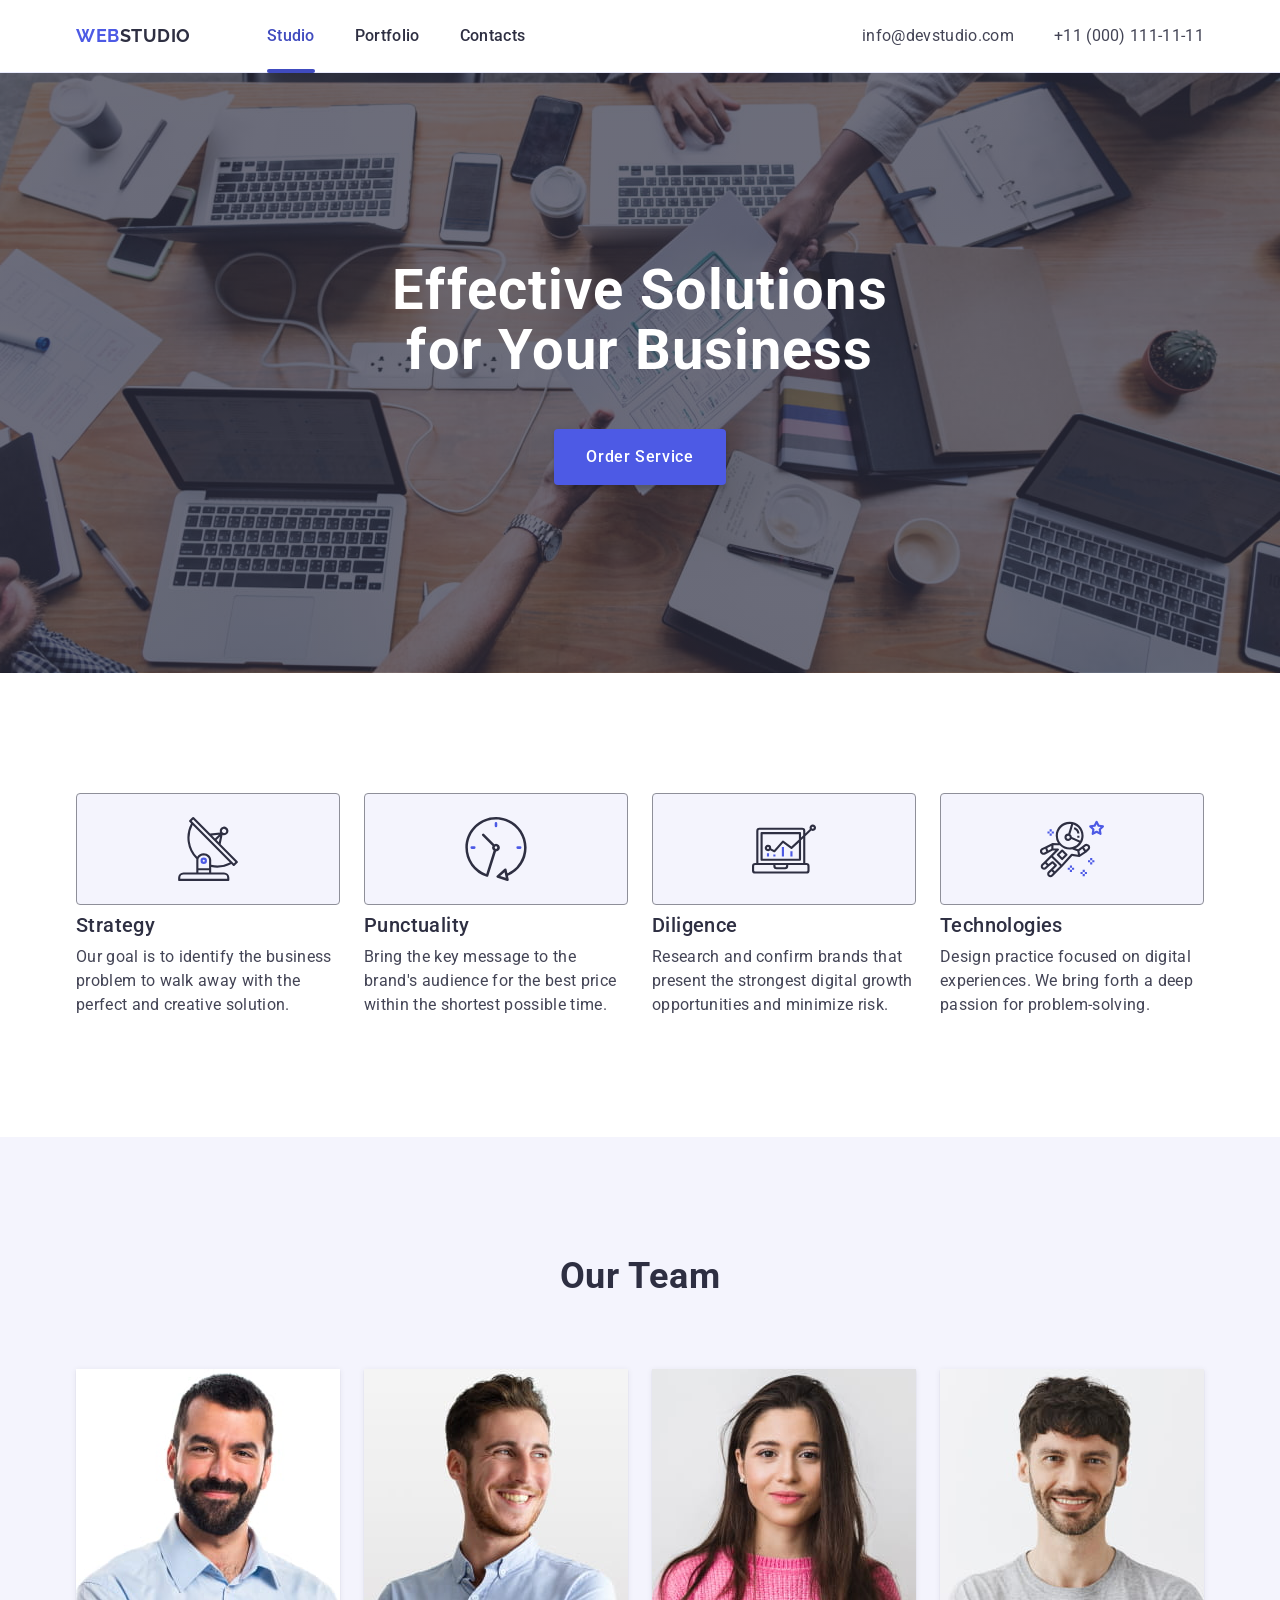
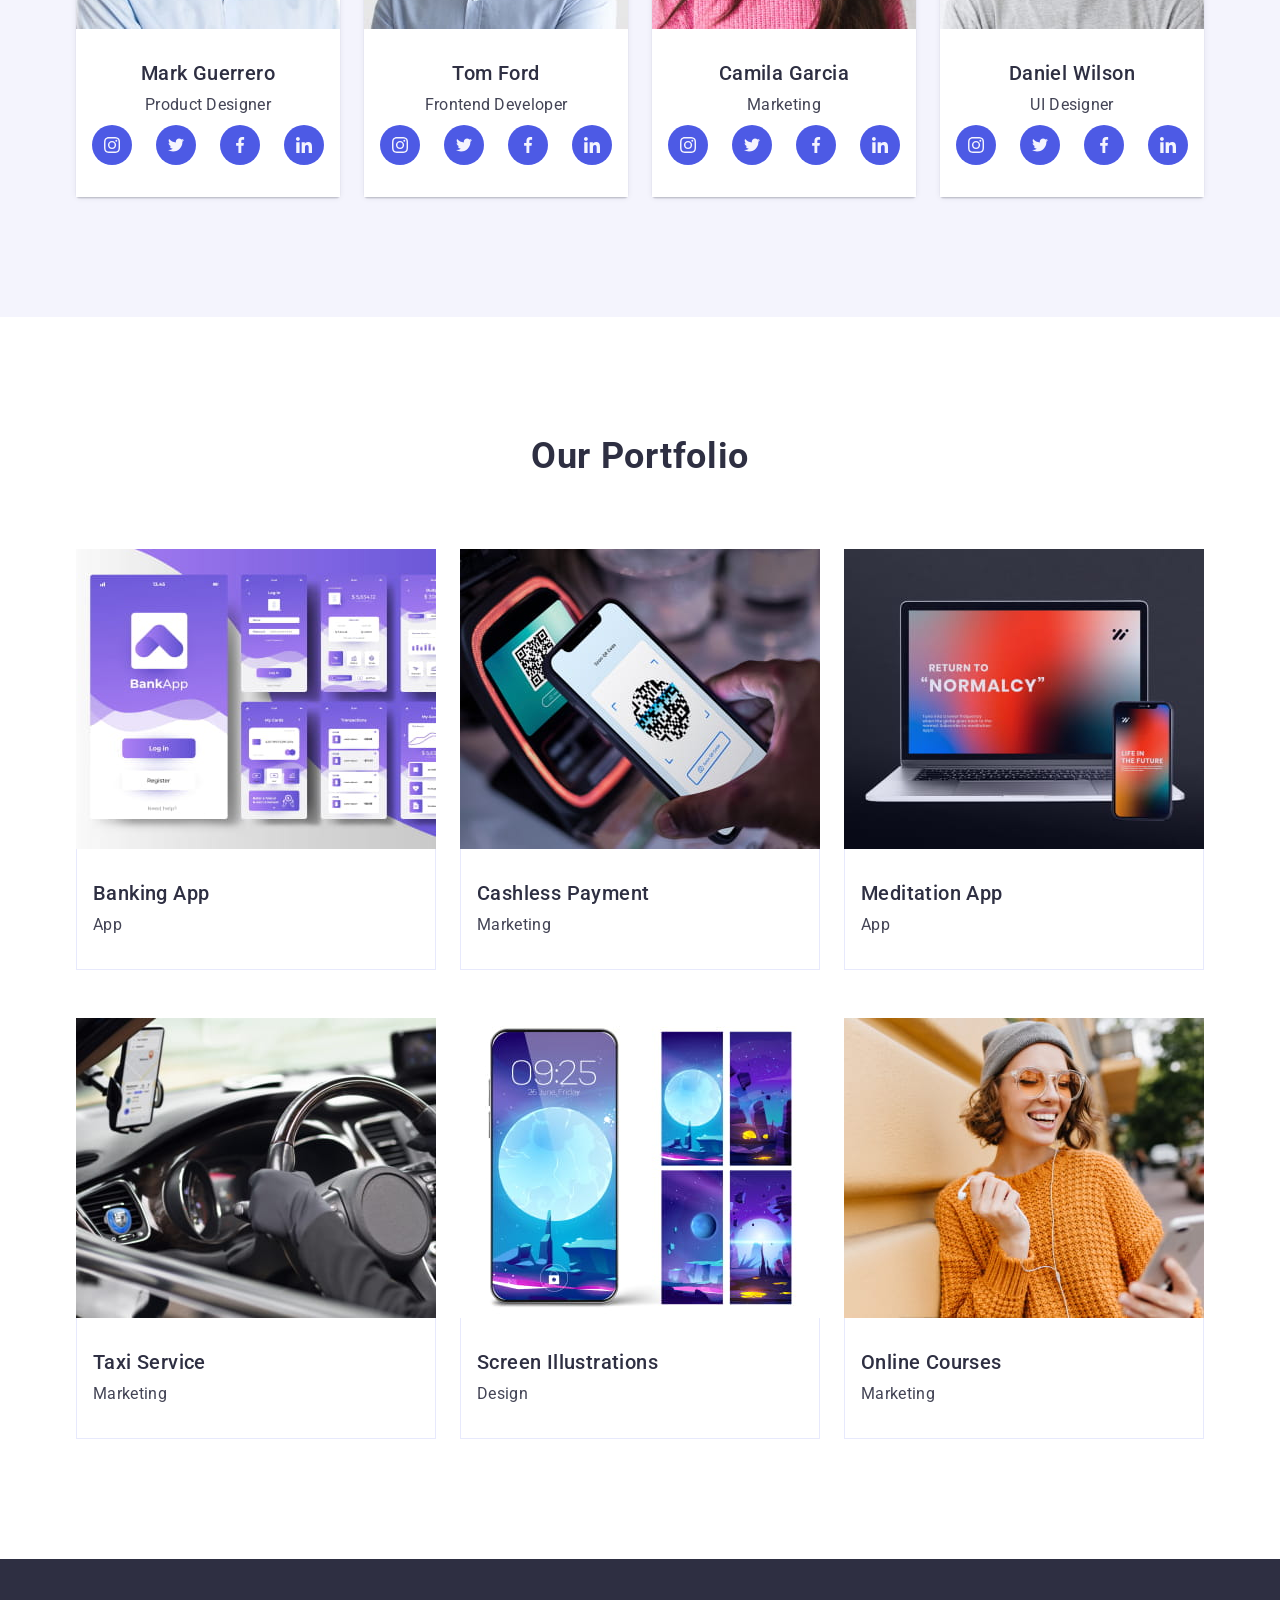
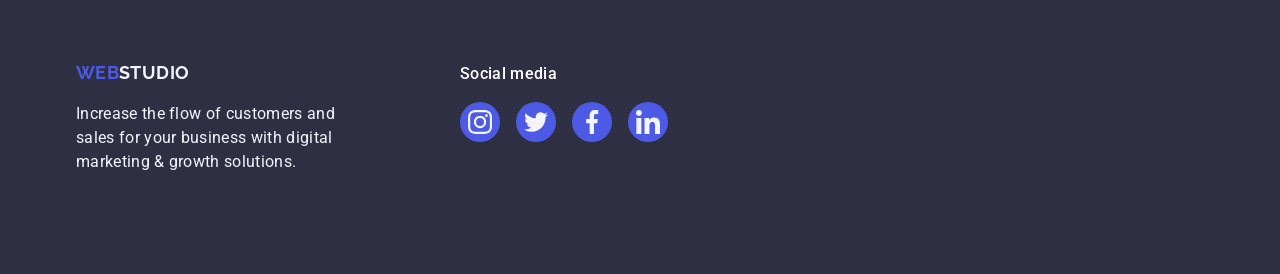
<file: index.html>
<!DOCTYPE html>
<html lang="en">
  <head>
    <meta charset="UTF-8" />
    <meta name="viewport" content="width=device-width, initial-scale=1.0" />
    <title>WebStudio</title>
    <!-- Попереднє з'єднання для оптимізації -->
    <link rel="preconnect" href="https://fonts.googleapis.com" />
    <link rel="preconnect" href="https://fonts.gstatic.com" crossorigin />
    <!-- Підключення шрифтів -->
    <link
      href="https://fonts.googleapis.com/css2?family=Raleway:wght@700&family=Roboto:wght@400;500;700&display=swap"
      rel="stylesheet"
    />
    <!-- Підключення нормалізатора стилів -->
    <link
      rel="stylesheet"
      href="https://cdnjs.cloudflare.com/ajax/libs/modern-normalize/1.1.0/modern-normalize.min.css"
    />
    <!-- Піключення мого файлу зі стилями -->
    <link rel="stylesheet" href="./css/styles.css" />
  </head>
  <body>
    <!--header -->
    <header class="header-page">
      <div class="header-container container">
        <nav class="header-nav">
          <a href="./index.html" class="logo"
            >Web<span class="logo-dark">Studio</span></a
          >
          <ul class="nav-list">
            <li class="nav-item">
              <a class="nav-link active" href="#hero">Studio</a>
            </li>
            <li class="nav-item">
              <a class="nav-link" href="#portfolio">Portfolio</a>
            </li>
            <li class="nav-item">
              <a class="nav-link" href="#contacts">Contacts</a>
            </li>
          </ul>
        </nav>
        <address class="contacts" id="contacts">
          <ul class="list">
            <li class="contacts-item">
              <a class="contacts-link" href="mailto:info@devstudio.com"
                >info@devstudio.com</a
              >
            </li>
            <li class="contacts-item">
              <a class="contacts-link" href="tel:+110001111111"
                >+11 (000) 111-11-11</a
              >
            </li>
          </ul>
        </address>
      </div>
    </header>
    <main>
      <!-- section -->
      <section class="hero">
        <div class="hero-container container">
          <h1 class="hero-title">Effective Solutions for Your Business</h1>
          <button class="button btn-primary" type="button">
            Order Service
          </button>
        </div>
      </section>
      <!-- section advantages -->
      <section class="advantages">
        <div class="container">
          <h2 class="visually-hidden">Advantages</h2>
          <ul class="advantages-list">
            <li class="advantages-item">
              <div class="advantages-wrapper">
                <svg class="advantages-icon" width="64" height="64">
                  <use href="./images/icons.svg#icon-antenna"></use>
                </svg>
              </div>
              <h3 class="advantages-title">Strategy</h3>
              <p class="advantages-text">
                Our goal is to identify the business problem to walk away with
                the perfect and creative solution.
              </p>
            </li>
            <li class="advantages-item">
              <div class="advantages-wrapper">
                <svg class="advantages-icon" width="64" height="64">
                  <use href="./images/icons.svg#icon-clock"></use>
                </svg>
              </div>
              <h3 class="advantages-title">Punctuality</h3>
              <p class="advantages-text">
                Bring the key message to the brand's audience for the best price
                within the shortest possible time.
              </p>
            </li>
            <li class="advantages-item">
              <div class="advantages-wrapper">
                <svg class="advantages-icon" width="64" height="64">
                  <use href="./images/icons.svg#icon-diagram"></use>
                </svg>
              </div>
              <h3 class="advantages-title">Diligence</h3>
              <p class="advantages-text">
                Research and confirm brands that present the strongest digital
                growth opportunities and minimize risk.
              </p>
            </li>
            <li class="advantages-item">
              <div class="advantages-wrapper">
                <svg class="advantages-icon" width="64" height="64">
                  <use href="./images/icons.svg#icon-astronaut"></use>
                </svg>
              </div>
              <h3 class="advantages-title">Technologies</h3>
              <p class="advantages-text">
                Design practice focused on digital experiences. We bring forth a
                deep passion for problem-solving.
              </p>
            </li>
          </ul>
        </div>
      </section>
      <!-- section our team -->
      <section class="team">
        <div class="container">
          <h2 class="team-header">Our Team</h2>
          <ul class="team-list">
            <li class="team-item">
              <img
                src="./images/mark_guerrero.jpg"
                alt="Mark Guerrero"
                width="264"
                height="260"
              />
              <div class="team-info">
                <h3 class="team-title">Mark Guerrero</h3>
                <p class="team-text">Product Designer</p>
                <ul class="team-social-list">
                  <li class="team-social-item">
                    <a
                      class="team-social-link"
                      href="https://instagram.com"
                      rel="noopener noreferrer"
                      target="_blank"
                    >
                      <svg
                        class="team-social-icon"
                        fill="#f4f4fd"
                        width="16"
                        height="16"
                      >
                        <use href="./images/icons.svg#icon-instagram"></use>
                      </svg>
                    </a>
                  </li>
                  <li class="team-social-item">
                    <a
                      class="team-social-link"
                      href="https://twitter.com"
                      rel="noopener noreferrer"
                      target="_blank"
                    >
                      <svg
                        class="team-social-icon"
                        fill="#f4f4fd"
                        width="16"
                        height="16"
                      >
                        <use href="./images/icons.svg#icon-twitter"></use>
                      </svg>
                    </a>
                  </li>
                  <li class="team-social-item">
                    <a
                      class="team-social-link"
                      href="https://facebook.com"
                      rel="noopener noreferrer"
                      target="_blank"
                    >
                      <svg
                        class="team-social-icon"
                        fill="#f4f4fd"
                        width="16"
                        height="16"
                      >
                        <use href="./images/icons.svg#icon-facebook"></use>
                      </svg>
                    </a>
                  </li>
                  <li class="team-social-item">
                    <a
                      class="team-social-link"
                      href="https://linkedin.com"
                      rel="noopener noreferrer"
                      target="_blank"
                    >
                      <svg
                        class="team-social-icon"
                        fill="#f4f4fd"
                        width="16"
                        height="16"
                      >
                        <use href="./images/icons.svg#icon-linkedin"></use>
                      </svg>
                    </a>
                  </li>
                </ul>
              </div>
            </li>
            <li class="team-item">
              <img
                src="./images/tom_ford.jpg"
                alt="Tom Ford"
                width="264"
                height="260"
              />
              <div class="team-info">
                <h3 class="team-title">Tom Ford</h3>
                <p class="team-text">Frontend Developer</p>
                <ul class="team-social-list">
                  <li class="team-social-item">
                    <a
                      class="team-social-link"
                      href="https://instagram.com"
                      rel="noopener noreferrer"
                      target="_blank"
                    >
                      <svg
                        class="team-social-icon"
                        fill="#f4f4fd"
                        width="16"
                        height="16"
                      >
                        <use href="./images/icons.svg#icon-instagram"></use>
                      </svg>
                    </a>
                  </li>
                  <li class="team-social-item">
                    <a
                      class="team-social-link"
                      href="https://twitter.com"
                      rel="noopener noreferrer"
                      target="_blank"
                    >
                      <svg
                        class="team-social-icon"
                        fill="#f4f4fd"
                        width="16"
                        height="16"
                      >
                        <use href="./images/icons.svg#icon-twitter"></use>
                      </svg>
                    </a>
                  </li>
                  <li class="team-social-item">
                    <a
                      class="team-social-link"
                      href="https://facebook.com"
                      rel="noopener noreferrer"
                      target="_blank"
                    >
                      <svg
                        class="team-social-icon"
                        fill="#f4f4fd"
                        width="16"
                        height="16"
                      >
                        <use href="./images/icons.svg#icon-facebook"></use>
                      </svg>
                    </a>
                  </li>
                  <li class="team-social-item">
                    <a
                      class="team-social-link"
                      href="https://linkedin.com"
                      rel="noopener noreferrer"
                      target="_blank"
                    >
                      <svg
                        class="team-social-icon"
                        fill="#f4f4fd"
                        width="16"
                        height="16"
                      >
                        <use href="./images/icons.svg#icon-linkedin"></use>
                      </svg>
                    </a>
                  </li>
                </ul>
              </div>
            </li>
            <li class="team-item">
              <img
                src="./images/camila_garcia.jpg"
                alt="Camila Garcia"
                width="264"
                height="260"
              />
              <div class="team-info">
                <h3 class="team-title">Camila Garcia</h3>
                <p class="team-text">Marketing</p>
                <ul class="team-social-list">
                  <li class="team-social-item">
                    <a
                      class="team-social-link"
                      href="https://instagram.com"
                      rel="noopener noreferrer"
                      target="_blank"
                    >
                      <svg
                        class="team-social-icon"
                        fill="#f4f4fd"
                        width="16"
                        height="16"
                      >
                        <use href="./images/icons.svg#icon-instagram"></use>
                      </svg>
                    </a>
                  </li>
                  <li class="team-social-item">
                    <a
                      class="team-social-link"
                      href="https://twitter.com"
                      rel="noopener noreferrer"
                      target="_blank"
                    >
                      <svg
                        class="team-social-icon"
                        fill="#f4f4fd"
                        width="16"
                        height="16"
                      >
                        <use href="./images/icons.svg#icon-twitter"></use>
                      </svg>
                    </a>
                  </li>
                  <li class="team-social-item">
                    <a
                      class="team-social-link"
                      href="https://facebook.com"
                      rel="noopener noreferrer"
                      target="_blank"
                    >
                      <svg
                        class="team-social-icon"
                        fill="#f4f4fd"
                        width="16"
                        height="16"
                      >
                        <use href="./images/icons.svg#icon-facebook"></use>
                      </svg>
                    </a>
                  </li>
                  <li class="team-social-item">
                    <a
                      class="team-social-link"
                      href="https://linkedin.com"
                      rel="noopener noreferrer"
                      target="_blank"
                    >
                      <svg
                        class="team-social-icon"
                        fill="#f4f4fd"
                        width="16"
                        height="16"
                      >
                        <use href="./images/icons.svg#icon-linkedin"></use>
                      </svg>
                    </a>
                  </li>
                </ul>
              </div>
            </li>
            <li class="team-item">
              <img
                src="./images/daniel_wilson.jpg"
                alt="Daniel Wilson"
                width="264"
                height="260"
              />
              <div class="team-info">
                <h3 class="team-title">Daniel Wilson</h3>
                <p class="team-text">UI Designer</p>
                <ul class="team-social-list">
                  <li class="team-social-item">
                    <a
                      class="team-social-link"
                      href="https://instagram.com"
                      rel="noopener noreferrer"
                      target="_blank"
                    >
                      <svg
                        class="team-social-icon"
                        fill="#f4f4fd"
                        width="16"
                        height="16"
                      >
                        <use href="./images/icons.svg#icon-instagram"></use>
                      </svg>
                    </a>
                  </li>
                  <li class="team-social-item">
                    <a
                      class="team-social-link"
                      href="https://twitter.com"
                      rel="noopener noreferrer"
                      target="_blank"
                    >
                      <svg
                        class="team-social-icon"
                        fill="#f4f4fd"
                        width="16"
                        height="16"
                      >
                        <use href="./images/icons.svg#icon-twitter"></use>
                      </svg>
                    </a>
                  </li>
                  <li class="team-social-item">
                    <a
                      class="team-social-link"
                      href="https://facebook.com"
                      rel="noopener noreferrer"
                      target="_blank"
                    >
                      <svg
                        class="team-social-icon"
                        fill="#f4f4fd"
                        width="16"
                        height="16"
                      >
                        <use href="./images/icons.svg#icon-facebook"></use>
                      </svg>
                    </a>
                  </li>
                  <li class="team-social-item">
                    <a
                      class="team-social-link"
                      href="https://linkedin.com"
                      rel="noopener noreferrer"
                      target="_blank"
                    >
                      <svg
                        class="team-social-icon"
                        fill="#f4f4fd"
                        width="16"
                        height="16"
                      >
                        <use href="./images/icons.svg#icon-linkedin"></use>
                      </svg>
                    </a>
                  </li>
                </ul>
              </div>
            </li>
          </ul>
        </div>
      </section>
      <section class="portfolio" id="portfolio">
        <div class="container">
          <h2 class="portfolio-header">Our Portfolio</h2>
          <ul class="portfolio-list">
            <li class="portfolio-item">
              <div class="portfolio-thumb">
                <img
                  src="./images/banking_app.jpg"
                  alt="Banking App"
                  width="360"
                  height="300"
                />
                <p class="portfolio-overlay">
                  14 Stylish and User-Friendly App Design Concepts · Task
                  Manager App · Calorie Tracker App · Exotic Fruit Ecommerce App
                  · Cloud Storage App
                </p>
              </div>
              <div class="portfolio-info">
                <h3 class="portfolio-title">Banking App</h3>
                <p class="portfolio-text">App</p>
              </div>
            </li>
            <li class="portfolio-item">
              <div class="portfolio-thumb">
                <img
                  src="./images/cashless_payment.jpg"
                  alt="Cashless Payment"
                  width="360"
                  height="300"
                />
                <p class="portfolio-overlay">
                  14 Stylish and User-Friendly App Design Concepts · Task
                  Manager App · Calorie Tracker App · Exotic Fruit Ecommerce App
                  · Cloud Storage App
                </p>
              </div>
              <div class="portfolio-info">
                <h3 class="portfolio-title">Cashless Payment</h3>
                <p class="portfolio-text">Marketing</p>
              </div>
            </li>
            <li class="portfolio-item">
              <div class="portfolio-thumb">
                <img
                  src="./images/meditation_app.jpg"
                  alt="Meditation App"
                  width="360"
                  height="300"
                />
                <p class="portfolio-overlay">
                  14 Stylish and User-Friendly App Design Concepts · Task
                  Manager App · Calorie Tracker App · Exotic Fruit Ecommerce App
                  · Cloud Storage App
                </p>
              </div>
              <div class="portfolio-info">
                <h3 class="portfolio-title">Meditation App</h3>
                <p class="portfolio-text">App</p>
              </div>
            </li>
            <li class="portfolio-item">
              <div class="portfolio-thumb">
                <img
                  src="./images/taxi_service.jpg"
                  alt="Taxi Service"
                  width="360"
                  height="300"
                />
                <p class="portfolio-overlay">
                  14 Stylish and User-Friendly App Design Concepts · Task
                  Manager App · Calorie Tracker App · Exotic Fruit Ecommerce App
                  · Cloud Storage App
                </p>
              </div>
              <div class="portfolio-info">
                <h3 class="portfolio-title">Taxi Service</h3>
                <p class="portfolio-text">Marketing</p>
              </div>
            </li>
            <li class="portfolio-item">
              <div class="portfolio-thumb">
                <img
                  src="./images/screen_illustrations.jpg"
                  alt="Screen Illustrations"
                  width="360"
                  height="300"
                />
                <p class="portfolio-overlay">
                  14 Stylish and User-Friendly App Design Concepts · Task
                  Manager App · Calorie Tracker App · Exotic Fruit Ecommerce App
                  · Cloud Storage App
                </p>
              </div>
              <div class="portfolio-info">
                <h3 class="portfolio-title">Screen Illustrations</h3>
                <p class="portfolio-text">Design</p>
              </div>
            </li>
            <li class="portfolio-item">
              <div class="portfolio-thumb">
                <img
                  src="./images/online_courses.jpg"
                  alt="Online Courses"
                  width="360"
                  height="300"
                />
                <p class="portfolio-overlay">
                  14 Stylish and User-Friendly App Design Concepts · Task
                  Manager App · Calorie Tracker App · Exotic Fruit Ecommerce App
                  · Cloud Storage App
                </p>
              </div>
              <div class="portfolio-info">
                <h3 class="portfolio-title">Online Courses</h3>
                <p class="portfolio-text">Marketing</p>
              </div>
            </li>
          </ul>
        </div>
      </section>
    </main>
    <!-- footer -->
    <footer class="footer">
      <div class="footer-container container">
        <div class="footer-logo">
          <a href="./index.html" class="footer-logo-dark"
            >Web<span class="footer-logo-light">Studio</span></a
          >
          <p class="footer-text">
            Increase the flow of customers and sales for your business with
            digital marketing & growth solutions.
          </p>
        </div>
        <!--footer social media-->
        <div class="footer-social-media">
          <p class="social-media-text">Social media</p>
          <ul class="social-media-list">
            <li class="social-media-item">
              <a
                class="social-link"
                href="https://instagram.com"
                rel="noopener noreferrer"
                target="_blank"
              >
                <svg class="social-icon" fill="#f4f4fd" width="24" height="24">
                  <use href="./images/icons.svg#icon-instagram"></use>
                </svg>
              </a>
            </li>
            <li class="social-media-item">
              <a
                class="social-link"
                href="https://twitter.com"
                rel="noopener noreferrer"
                target="_blank"
              >
                <svg class="social-icon" fill="#f4f4fd" width="24" height="24">
                  <use href="./images/icons.svg#icon-twitter"></use>
                </svg>
              </a>
            </li>
            <li class="social-media-item">
              <a
                class="social-link"
                href="https://facebook.com"
                rel="noopener noreferrer"
                target="_blank"
              >
                <svg class="social-icon" fill="#f4f4fd" width="24" height="24">
                  <use href="./images/icons.svg#icon-facebook"></use>
                </svg>
              </a>
            </li>
            <li class="social-media-item">
              <a
                class="social-link"
                href="https://linkedin.com"
                rel="noopener noreferrer"
                target="_blank"
              >
                <svg class="social-icon" fill="#f4f4fd" width="24" height="24">
                  <use href="./images/icons.svg#icon-linkedin"></use>
                </svg>
              </a>
            </li>
          </ul>
        </div>
      </div>
    </footer>
  </body>
</html>
</file>
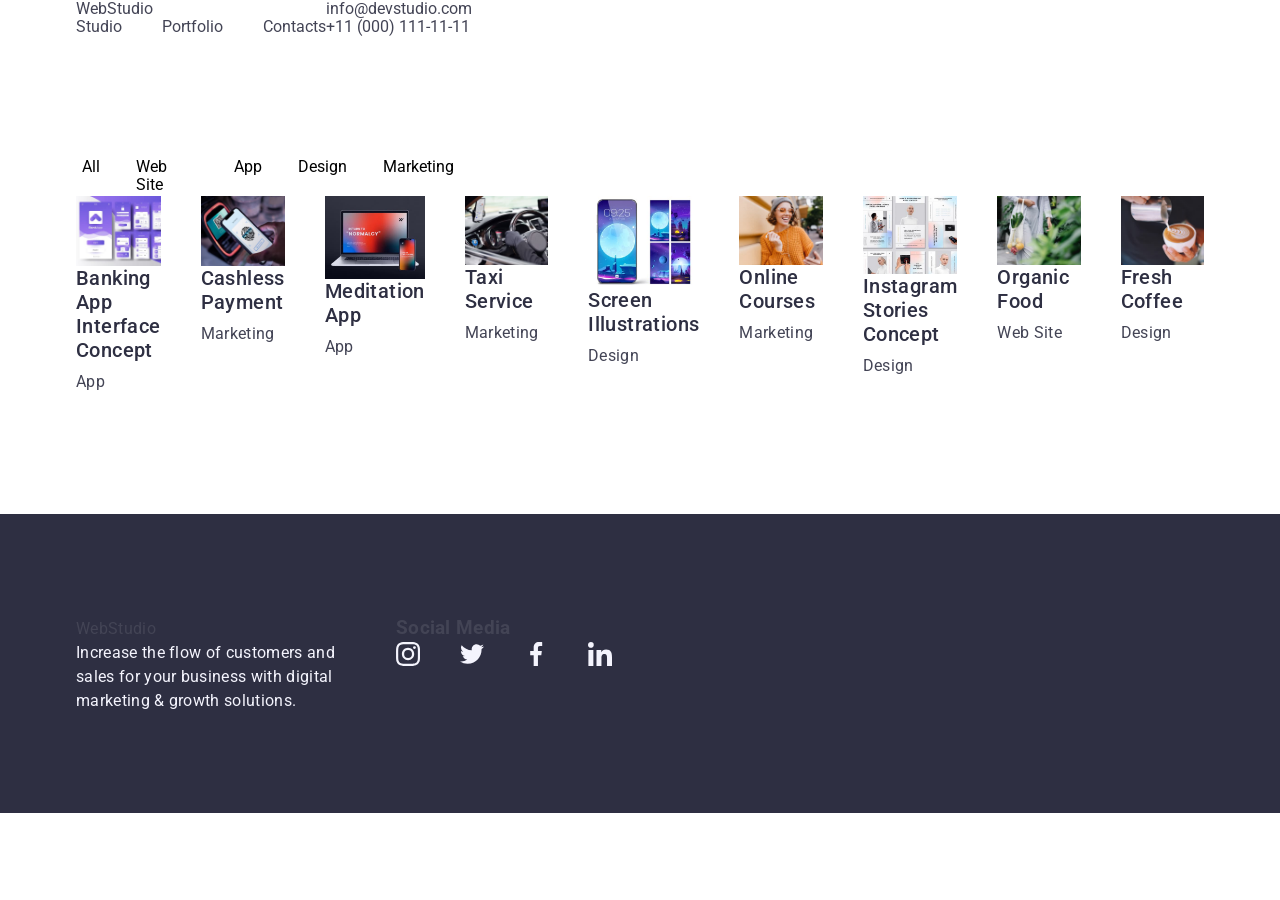
<file: portfolio.html>
<!DOCTYPE html>
<html lang="en">
<head>
    <meta charset="UTF-8">
    <meta http-equiv="X-UA-Compatible" content="IE=edge">
    <meta name="viewport" content="width=device-width, initial-scale=1.0">
    <title>Portfolio</title>
    <link rel="preconnect" href="https://fonts.googleapis.com">
    <link rel="preconnect" href="https://fonts.gstatic.com" crossorigin>
    <link href="https://fonts.googleapis.com/css2?family=Raleway:wght@800&family=Roboto:wght@400;500;700;900&display=swap"
        rel="stylesheet">
    <link rel="stylesheet" href="https://cdnjs.cloudflare.com/ajax/libs/modern-normalize/1.1.0/modern-normalize.min.css" integrity="sha512-wpPYUAdjBVSE4KJnH1VR1HeZfpl1ub8YT/NKx4PuQ5NmX2tKuGu6U/JRp5y+Y8XG2tV+wKQpNHVUX03MfMFn9Q==" crossorigin="anonymous" referrerpolicy="no-referrer" />
        <link rel="stylesheet" href="./css/styles.css">
</head>
<body>
   <header class="header">
        <div class="container header-container">
        <nav class="header-navigation">
            <a href="./index.html" class="header-logo link">Web<span class="header-logo-item">Studio</span></a>
          <ul class="header-list list">
            <li class="header-item">
              <a class="header-link link" href="./index.html">Studio</a>
            </li>
            <li class="header-item">
              <a class="header-link link current" href="">Portfolio</a>
            </li>
            <li class="header-item">
              <a class="header-link link" href="">Contacts</a>
            </li>
          </ul>
        </nav>
            <ul class="header-pre-contacts">
                <li class="header-contacts list">
            <a class="header-mail link" href="mailto:info@devstudio.com">info@devstudio.com</a>
                </li>
                <li class="header-contacts list">
            <a class="header-tel link" href="tel:+110001111111">+11 (000) 111-11-11</a>
                </li>
            </ul>
            </div>
      </header>
    <main>
        <section class="portfolio-hero">
            <div class="container">
            <h1 hidden>navigation-portfolio</h2>
                <ul class="portfolio-list list">
                    <li class="portfolio-pre-item"><button type="button" class="portfolio-item">All</button></li>
                    <li class="portfolio-pre-item"><button type="button" class="portfolio-item">Web Site</button></li>
                    <li class="portfolio-pre-item"><button type="button" class="portfolio-item">App</button></li>
                    <li class="portfolio-pre-item"><button type="button" class="portfolio-item">Design</button></li>
                    <li class="portfolio-pre-item"><button type="button" class="portfolio-item">Marketing</button></li>
                </ul>
                <ul class="portfolio-about list">
                    <li class="portfolio-about-item">
                        <img src="./images/img-1.jpg" alt="Picture" width="360" />
                        <div class="portfolio-border">
                        <h2 class="portfolio-title">Banking App Interface Concept</h2>
                        <p class="portfolio-text">App</p>
                        </div>
                    </li>
                    <li class="portfolio-about-item">
                        <img src="./images/img-2.jpg" alt="Picture" width="360" />
                        <div class="portfolio-border">
                        <h2 class="portfolio-title">Cashless Payment</h2>
                        <p class="portfolio-text">Marketing</p>
                        </div>
                    </li>
                    <li class="portfolio-about-item">
                        <img src="./images/img-3.jpg" alt="Picture" width="360" />
                        <div class="portfolio-border">
                        <h2 class="portfolio-title">Meditation App</h2>
                        <p class="portfolio-text">App</p>
                        </div>
                    </li>
                    <li class="portfolio-about-item">
                        <img src="./images/img-4.jpg" alt="Picture" width="360" />
                        <div class="portfolio-border">
                        <h2 class="portfolio-title">Taxi Service</h2>
                        <p class="portfolio-text">Marketing</p>
                        </div>
                    </li>
                    <li class="portfolio-about-item">
                        <img src="./images/img-5.jpg" alt="Picture" width="360" />
                        <div class="portfolio-border">
                        <h2 class="portfolio-title">Screen Illustrations</h2>
                        <p class="portfolio-text">Design</p>
                        </div>
                    </li>
                    <li class="portfolio-about-item">
                        <img src="./images/img-6.jpg" alt="Picture" width="360" />
                        <div class="portfolio-border">
                        <h2 class="portfolio-title">Online Courses</h2>
                        <p class="portfolio-text">Marketing</p>
                        </div>
                    </li>
                    <li class="portfolio-about-item">
                        <img src="./images/img-7.jpg" alt="Picture" width="360" />
                        <div class="portfolio-border">
                        <h2 class="portfolio-title">Instagram Stories Concept</h2>
                        <p class="portfolio-text">Design</p>
                        </div>
                    </li>
                    <li class="portfolio-about-item">
                        <img src="./images/img-8.jpg" alt="Picture" width="360" />
                        <div class="portfolio-border">
                        <h2 class="portfolio-title">Organic Food</h2>
                        <p class="portfolio-text">Web Site</p>
                        </div>
                    </li>
                    <li class="portfolio-about-item">
                        <img src="./images/img-9.jpg" alt="Picture" width="360" />
                        <div class="portfolio-border">
                        <h2 class="portfolio-title">Fresh Coffee</h2>
                        <p class="portfolio-text">Design</p>
                        </div>
                    </li>
                </ul>
                </div>
        </section>
    </main>
  <footer class="footer">
    <div class="container footer-container">
        <div class="footer-logo-text">
        <div class="footer-logo">
    <a class="footer-link link" href="./index.html">Web<span class="footer-logo">Studio</span></a>
    </div>
    <p class="footer-text">Increase the flow of customers and sales for your business with digital marketing & growth solutions.
</p>
</div>
<div class="container-social-media">
    <h3 class="social-media-title">Social Media</h3>
 <ul class="footer-soc-list list">
                        <li class="footer-soc-item">
                            <a class="footer-soc-link link" href>
                                <svg class="footer-soc-icon" width="24" height="24">
                                    <use href="./images/icons.svg.svg#icon-instagram"></use>
                                </svg>
                            </a>
                        </li>
                        <li class="footer-soc-item">
                            <a class="footer-soc-link link" href>
                                <svg class="footer-soc-icon" width="24" height="24">
                                    <use href="./images/icons.svg.svg#icon-twitter"></use>
                                </svg>
                            </a>
                        </li>
                        <li class="footer-soc-item">
                            <a class="footer-soc-link link" href>
                                 <svg class="footer-soc-icon" width="24" height="24">
                                    <use href="./images/icons.svg.svg#icon-facebook"></use>
                                </svg>
                            </a>
                        </li>
                        <li class="footer-soc-item">
                            <a class="footer-soc-link link" href>
                                 <svg class="footer-soc-icon" width="24" height="24">
                                    <use href="./images/icons.svg.svg#icon-linkedin"></use>
                                </svg>
                            </a>
                        </li>
                    </ul>
                    </div>
                    </div>
</footer>
</body>
</html>
</file>
<file: css/styles.css>
/* #region base */
:root {
    scroll-behavior: smooth;

    /* Transitions */
    --transition-default: 250ms cubic-bezier(0.4, 0, 0.2, 1);
}

h1,
h2,
h3,
h4,
h5,
h6,
p {
    margin: 0;
}

h2 {
    font-weight: 700;
    font-size: 36px;
    line-height: 1.11;
    letter-spacing: 0.02em;
    color: #2e2f42;
}

ul,
ol {
    margin: 0;
    padding: 0;
    list-style-type: none;
}

img {
    display: block;
    max-width: 100%;
    height: auto;
}

a {
    display: inline-block;
    text-decoration: none;
    color: currentColor;
    transition: color 250ms cubic-bezier(0.4, 0, 0.2, 1);
}

button {
    cursor: pointer;
    border: none;
}

section {
    padding-top: 120px;
    padding-bottom: 120px;
}

body {
    font-family: "Roboto", sans-serif;
    color: #434455;
    background-color: #fff;
    /* line-height: 1.5;
    letter-spacing: 0.02em; */
}

.visually-hidden {
    position: absolute;
    width: 1px;
    height: 1px;
    margin: -1px;
    border: 0;
    padding: 0;

    white-space: nowrap;
    clip-path: inset(100%);
    clip: rect(0 0 0 0);
    overflow: hidden;
}

.container {
    max-width: 1158px;
    padding: 0 15px;
    margin: 0 auto;
}

/* #endregion */

/* #region header */
.header-page {
    border-bottom: 1px solid #e7e9fc;
    box-shadow: 0 2px 1px rgba(46, 47, 66, 0.08), 0 1px 1px rgba(46, 47, 66, 0.16), 0 1px 6px rgba(46, 47, 66, 0.08);
}

.header-container {
    display: flex;
    align-items: center;
}

.header-nav {
    display: flex;
    align-items: center;
}

.nav-list {
    display: flex;
    align-items: center;
    gap: 40px;
}

.logo {
    font-family: "Raleway", sans-serif;
    font-weight: 700;
    font-size: 18px;
    line-height: 1.17;
    letter-spacing: 0.03em;
    text-transform: uppercase;
    color: #4d5ae5;
    padding: 24px 0;
    margin-right: 76px;
}

.logo-dark {
    color: #2e2f42;
    padding: 24px 0;
}

.nav-link:hover,
.contacts-link:hover {
    color: #404bbf;
}

.nav-link:focus,
.contacts-link:focus {
    color: #404bbf;
}

.nav-link.active {
    color: #404bbf;
}

.nav-link.active::after {
    content: "";
    position: absolute;
    bottom: -1px;
    left: 0;
    width: 100%;
    height: 4px;
    border-radius: 2px;
    background-color: #404bbf;
}

.nav-link {
    display: inline-block;
    position: relative;
    font-weight: 500;
    font-size: 16px;
    line-height: 1.5;
    letter-spacing: 0.02em;
    color: #2e2f42;
    padding: 24px 0;
}

.contacts {
    font-style: normal;
    margin-left: auto;
}

.list {
    display: flex;
    gap: 40px;
}

.contacts-link {
    font-size: 16px;
    line-height: 1.5;
    letter-spacing: 0.02em;
    color: #434455;
    padding: 24px 0;
}

/* #endregion */

/* #region hero */
.hero {
    background: #2e2f42;
    max-width: 1440px;
    margin: 0 auto;
    padding: 0;
    background-image: linear-gradient(rgba(46, 47, 66, 0.7), rgba(46, 47, 66, 0.7)),
        url("../images/hero-background.jpg");
    background-size: cover;
    background-repeat: no-repeat;
    background-position: center;
}

.hero-container {
    display: flex;
    align-items: center;
    flex-direction: column;
    padding: 188px 0;
}

.hero-title {
    max-width: 496px;
    font-weight: 700;
    font-size: 56px;
    line-height: 1.07;
    letter-spacing: 0.02em;
    color: #fff;
    text-align: center;
    padding-bottom: 48px;
    margin: 0 auto;
}

.button:hover,
.button:focus {
    background-color: #404bbf;
}

.btn-primary {
    display: block;
    min-width: 169px;
    height: 56px;
    padding: 16px 32px;
    margin: 0 auto;
    font-weight: 500;
    line-height: 1.5;
    letter-spacing: 0.04em;
    color: #ffffff;
    background-color: #4d5ae5;
    border-radius: 4px;
    box-shadow: 0 4px 4px 0 rgba(0, 0, 0, 0.15);
    transition: var(--transition-default);
    transition-property: background-color;
}

/* #endregion */

/* #region advantages */
.advantages-wrapper {
    display: flex;
    width: 100%;
    height: 112px;
    align-items: center;
    justify-content: center;
    border-radius: 4px;
    background-color: #f4f4fd;
    border: 1px solid #8e8f99;
    margin-bottom: 8px;
}

.advantages-list {
    display: flex;
    gap: 24px;
    width: 100%;
}

.advantages-item:first-child {
    width: calc((100% - 72px) / 4);
}

.advantages-title {
    font-weight: 500;
    font-size: 20px;
    line-height: 1.2;
    letter-spacing: 0.02em;
    color: #2e2f42;
    margin-bottom: 8px;
}

.advantages-item {
    display: flex;
    flex-direction: column;
}

.advantages-text {
    width: 264px;
    line-height: 1.5;
    letter-spacing: 0.02em;
    color: #434455;
}

/* #endregion */

/* #region team */
.team {
    background-color: #F4F4FD;
}

.team-header {
    font-weight: 700;
    letter-spacing: 0.02em;
    text-align: center;
    text-transform: capitalize;
    color: #2e2f42;
    margin-bottom: 72px;
}

.team-list {
    display: flex;
    gap: 24px;
    width: 100%;
    justify-content: space-between;
}

.team-title {
    font-weight: 500;
    font-size: 20px;
    line-height: 1.2;
    letter-spacing: 0.02em;
    color: #2e2f42;
    text-align: center;
    margin-bottom: 8px;
}

.team-item {
    background-color: #FFFFFF;
    border-radius: 0px 0px 4px 4px;
    box-shadow: 0 2px 1px 0 rgba(46, 47, 66, 0.08),
        0 1px 1px 0 rgba(46, 47, 66, 0.16), 0 1px 6px 0 rgba(46, 47, 66, 0.08);
}

.team-info {
    display: flex;
    flex-direction: column;
    align-items: center;
    padding: 32px 0;
    background: var(--WHITE, #FFF);
}

.team-text {
    line-height: 1.5;
    letter-spacing: 0.02em;
    color: #434455;
    text-align: center;
}

.team-social-list {
    display: flex;
    gap: 24px;
    justify-content: center;
    margin-top: 8px;
}

.team-social-item {
    width: 40px;
    height: 40px;
}

.team-social-link {
    width: 100%;
    height: 100%;
    display: flex;
    align-items: center;
    justify-content: center;
    background-color: #4d5ae5;
    border-radius: 50%;
    transition: var(--transition-default);
    transition-property: background-color;
}

.team-social-link:hover,
.team-social-link:focus {
    background-color: #404bbf;
}

/* #endregion */

/* #region portfolio */
.portfolio-header {
    font-weight: 700;
    letter-spacing: 0.02em;
    text-align: center;
    text-transform: capitalize;
    color: #2e2f42;
    margin-bottom: 72px;
}

.portfolio-list {
    display: flex;
    flex-wrap: wrap;
    gap: 48px 24px;
    width: 100%;
}

.portfolio-item {
    width: calc((100% - 48px) / 3);
    background-color: #fff;
    transition: box-shadow 250ms cubic-bezier(0.4, 0, 0.2, 1);
}

.portfolio-info {
    padding: 32px 16px;
    display: flex;
    flex-direction: column;
    border: 1px solid #E7E9FC;
    border-top: none;
}

.portfolio-title {
    font-weight: 500;
    font-size: 20px;
    line-height: 1.2;
    letter-spacing: 0.02em;
    color: #2e2f42;
    margin-bottom: 8px;
}

.portfolio-text {
    line-height: 1.5;
    letter-spacing: 0.02em;
    color: #434455;
}

.portfolio-thumb {
    position: relative;
    overflow: hidden;
    line-height: 1.5;
    letter-spacing: 0.02em;
}

.portfolio-item:hover,
.portfolio-item:focus {
    box-shadow: 0 2px 1px 0 rgba(46, 47, 66, 0.08),
        0 1px 1px 0 rgba(46, 47, 66, 0.16), 0 1px 6px 0 rgba(46, 47, 66, 0.08);
}

.portfolio-item:hover .portfolio-overlay {
    transform: translateY(0);
}

.portfolio-overlay {
    transform: translateY(100%);
    transition: var(--transition-default);
    transition-property: transform;
    position: absolute;
    top: 0;
    left: 0;
    width: 100%;
    height: 100%;
    display: flex;
    padding: 40px 32px;
    background-color: #4d5ae5;
    color: #F4F4FD;
    font-weight: 400;
}

/* #endregion */

/* #region footer */
.footer {
    background: #2e2f42;
    padding: 100px 0;
}

.footer-container {
    display: flex;
    align-items: baseline;
    line-height: 1.5;
    letter-spacing: 0.02em;
}

.footer-logo {
    margin-right: 120px;
}

.social-media-list {
    display: flex;
    gap: 16px;
}

.social-media-text {
    color: #FFFFFF;
    font-weight: 500;
    margin-bottom: 16px;
    line-height: 1.5;
    letter-spacing: 0.02em;
}

.social-media-item {
    width: 40px;
    height: 40px;
}

.social-link {
    width: 100%;
    height: 100%;
    display: flex;
    align-items: center;
    justify-content: center;
    background-color: #4d5ae5;
    border-radius: 50%;
    transition: var(--transition-default);
    transition-property: background-color;
}

.social-link:hover,
.social-link:focus {
    background-color: #31d0aa;
}

.footer-logo-dark {
    font-family: "Raleway", sans-serif;
    font-weight: 700;
    font-size: 18px;
    line-height: 1.17;
    letter-spacing: 0.03em;
    text-transform: uppercase;
    color: #4d5ae5;
    margin-bottom: 16px;
    line-height: 1.5;
    letter-spacing: 0.02em;
}

.footer-logo-light {
    color: #f4f4fd;
    line-height: 1.5;
    letter-spacing: 0.02em;
}

.footer-text {
    display: block;
    width: 264px;
    line-height: 1.5;
    letter-spacing: 0.02em;
    color: #f4f4fd;
}

/* #endregion */
</file>
